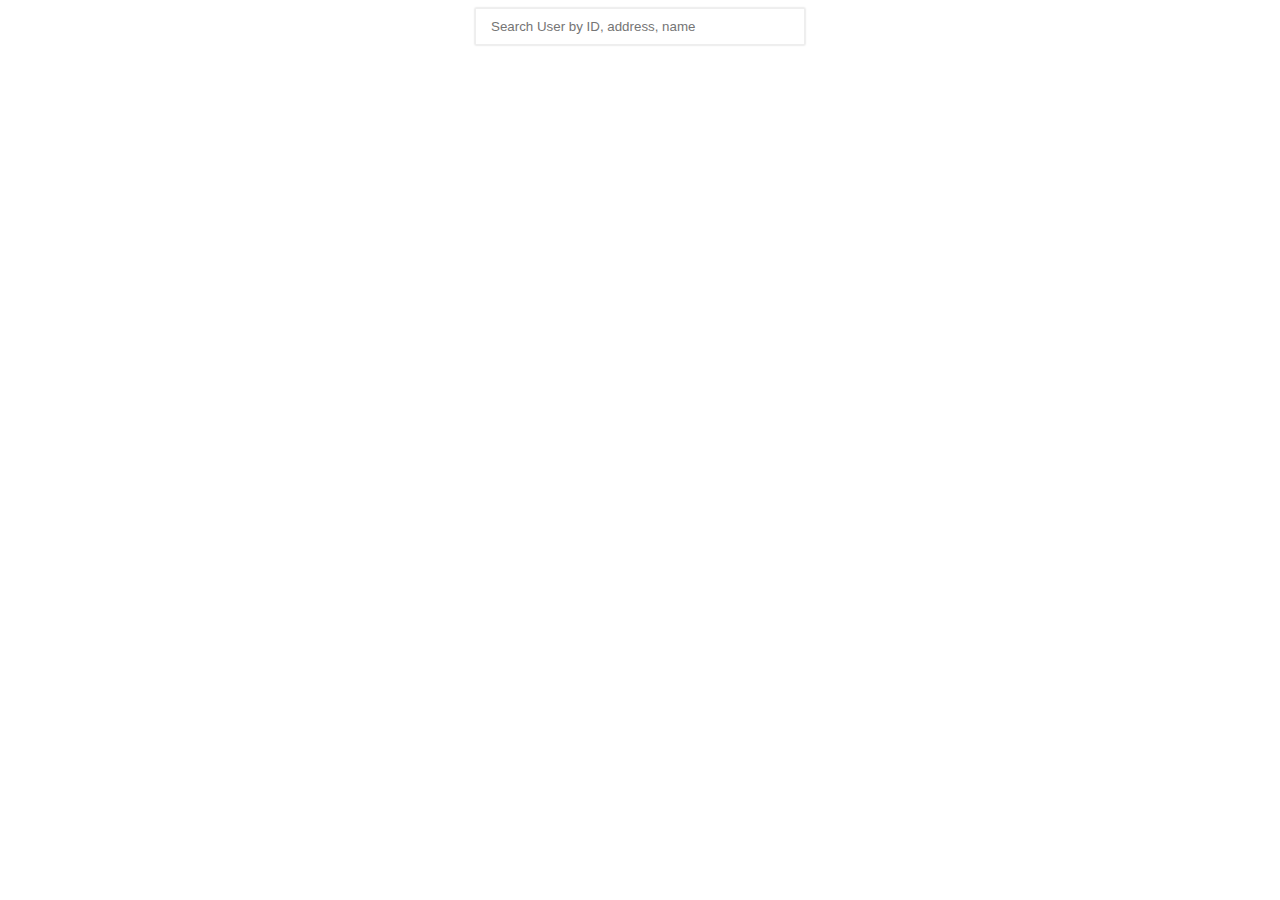
<file: js_learning/index.html>
<!DOCTYPE html>
<html lang="en">
<head>
    <meta charset="UTF-8">
    <meta name="viewport" content="width=device-width, initial-scale=1.0">
    <meta http-equiv="X-UA-Compatible" content="ie=edge">
    <title>Search</title>
    <style>
        .container {
            width: 330px;
            margin: auto;
            box-shadow: 0px 0px 2px 0px rgba(0,0,0,.2); 
        }
        input[type=text] {
            border: 1px solid #eeeeee;
            padding: 10px 15px;
            width: 100%;
            display: block;
            box-sizing: border-box;
        }
        .search-console {
            background-color: #eeeeee;
        }
        .search-result {
            max-height: 400px;
            overflow: auto;
            font-family: Arial, Helvetica, sans-serif;
            font-size: 12px;
        }
        ul {
            list-style: none;
            margin: 0px;
            padding: 0px;
        }
        li {
            padding: 10px;
            border-bottom: 1px solid #eeeeee;
        }
        li.highlight {
           background-color: #fff6d4;
        }
        li .highlight {
           color: #2196F3;
           font-weight: bold;
        }
        li > span {
            display: block;
            list-style: none;
        }
        .no-result-found {
            text-align: center;
            padding: 30px 0px;
        }
    </style>
</head>
<body>
    <div class="container">
        <div class="search-console">
            <input type="text" name="search" id="search" placeholder="Search User by ID, address, name" autocomplete="off"/>
        </div>
        <div class="search-result"></div>
    </div>
    <script src="./script.js"></script>
</body>
</html>
</file>
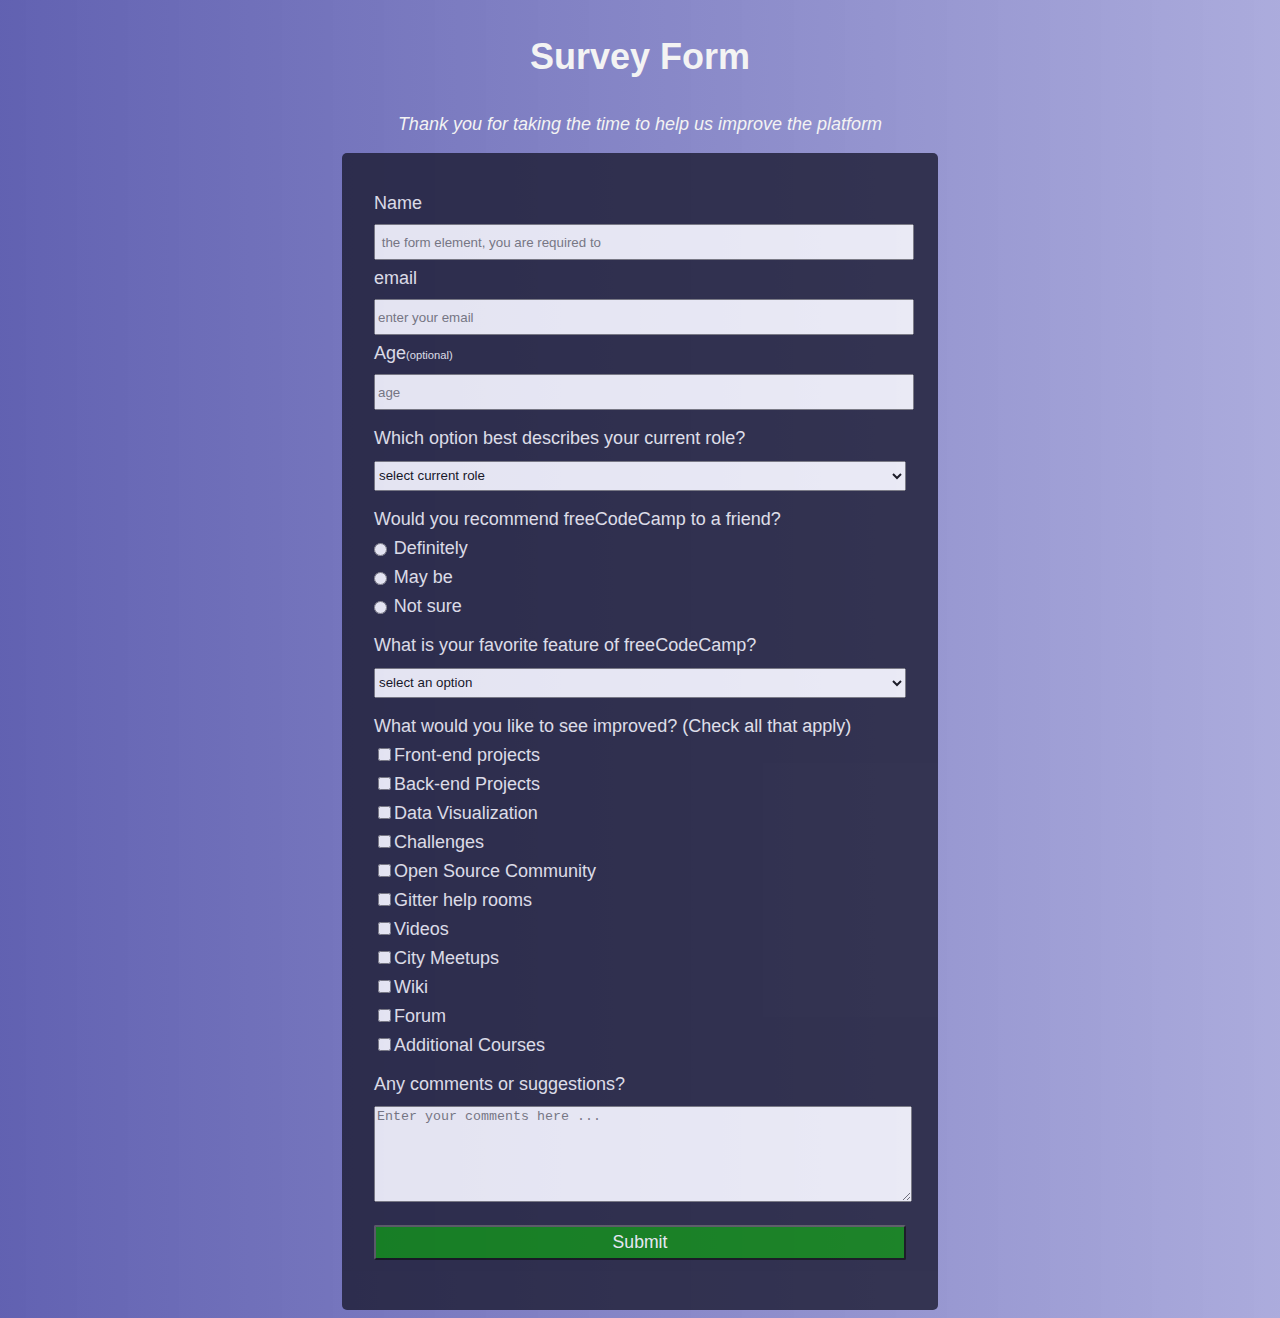
<file: SurvayFormProject/index.html>
<!DOCTYPE html>
<html lang="en">
<head>
    <meta charset="UTF-8">
    <meta http-equiv="X-UA-Compatible" content="IE=edge">
    <meta name="viewport" content="width=device-width, initial-scale=1.0">
    <title>Survey Form</title>
    <link rel="stylesheet" href="styles.css"/>
</head>
<body>
    <h1 id="title">Survey Form</h1>
  <p id="description" class="description">Thank you for taking the time to help us improve the platform</p>

<form id="survey-form">
<fieldset>
  
  <label  id="name-label" for="name" >Name<input id="name" type="text"  class="check" placeholder=" the form element, you are required to " required></label>
  
  <label id="email-label" for="email">email <input id="email" type="email" 
 class="check" placeholder="enter your email "  required></label>
 
 <label id="number-label" for="number">Age<span>(optional)</span><input id="number" type="number"  min="13" max="120" class="check" placeholder="age" ></label>

<p class="option">Which option best describes your current role?</p>

<select id="dropdown">
  <option value="">select current role</option>
  <option value="1">Student</option>
  <option value="2">Fulltime Job</option>
  <option value="3">Fulltime Learner</option>
  <option value="4">Prefer not to say</option>
  <option value="5">Other</option>
  </select>

<p class="recommend">Would you recommend freeCodeCamp to a friend? </p>

<label for="Definitely" > <input id="Definitely" type="radio" name="recommend" value="Definitely" class="inline">Definitely</label>

<label for="may be"> <input id="may be" type ="radio" name="recommend" value="May be" class="inline">May be </label>

<label for="not sure">  <input id="not sure" type="radio" name="recommend" value="Not sure" class="inline">Not sure</label>

<p class="favourite">What is your favorite feature of freeCodeCamp?</p>
<select id="dropdown2">
<option value="">select an option</option>
<option value="1">Challenges </option>
<option value="2">Projects</option>
<option value="3">Community </option>
<option value="4">Open Source</option>
</select>


<p class="improve">What would you like to see improved? (Check all that apply)</p>

<label for="Front-end projects"><input type="checkbox" id="Front-end projects" value="Front-end projects" >Front-end projects</label>
<label for="Back-end Projects"><input type="checkbox" id="Back-end Projects" value="Back-end Projects" >Back-end Projects</label>
<label for="Data Visualization"><input type="checkbox" id="Data Visualization"  value="Data Visualization" >Data Visualization</label>
<label for="Challenges"><input type="checkbox" id="Challenges" value="Challenges" >Challenges</label>
<label for="Open Source Community"><input type="checkbox" id="Open Source Communit" value="Open Source Community" >Open Source Community</label>
<label for="Gitter help rooms"><input type="checkbox" id="Gitter help rooms" value="Gitter help rooms" >Gitter help rooms</label>
<label for="Videos"><input type="checkbox" id="Videos" value="Videos" >Videos</label>
<label for="City Meetups"><input type="checkbox" id="City Meetups" value="City Meetups" >City Meetups</label>
<label for="Wiki"><input type="checkbox" id="Wiki" value="Wiki" >Wiki</label>
<label for="Forum"><input type="checkbox" id="Forum" value=Forum" >Forum</label>
<label for="Additional Courses"><input type="checkbox" id="Additional Courses" value="Additional Courses" >Additional Courses</label>

<p class="suggestions">Any comments or suggestions?</p>
<textarea id="comments" rows="6" col="50"  placeholder="Enter your comments here ...">
</textarea>
<input type="submit" id="submit" class="Submit" value="Submit">



</fieldset>

</form>
</body>
</html>
</file>
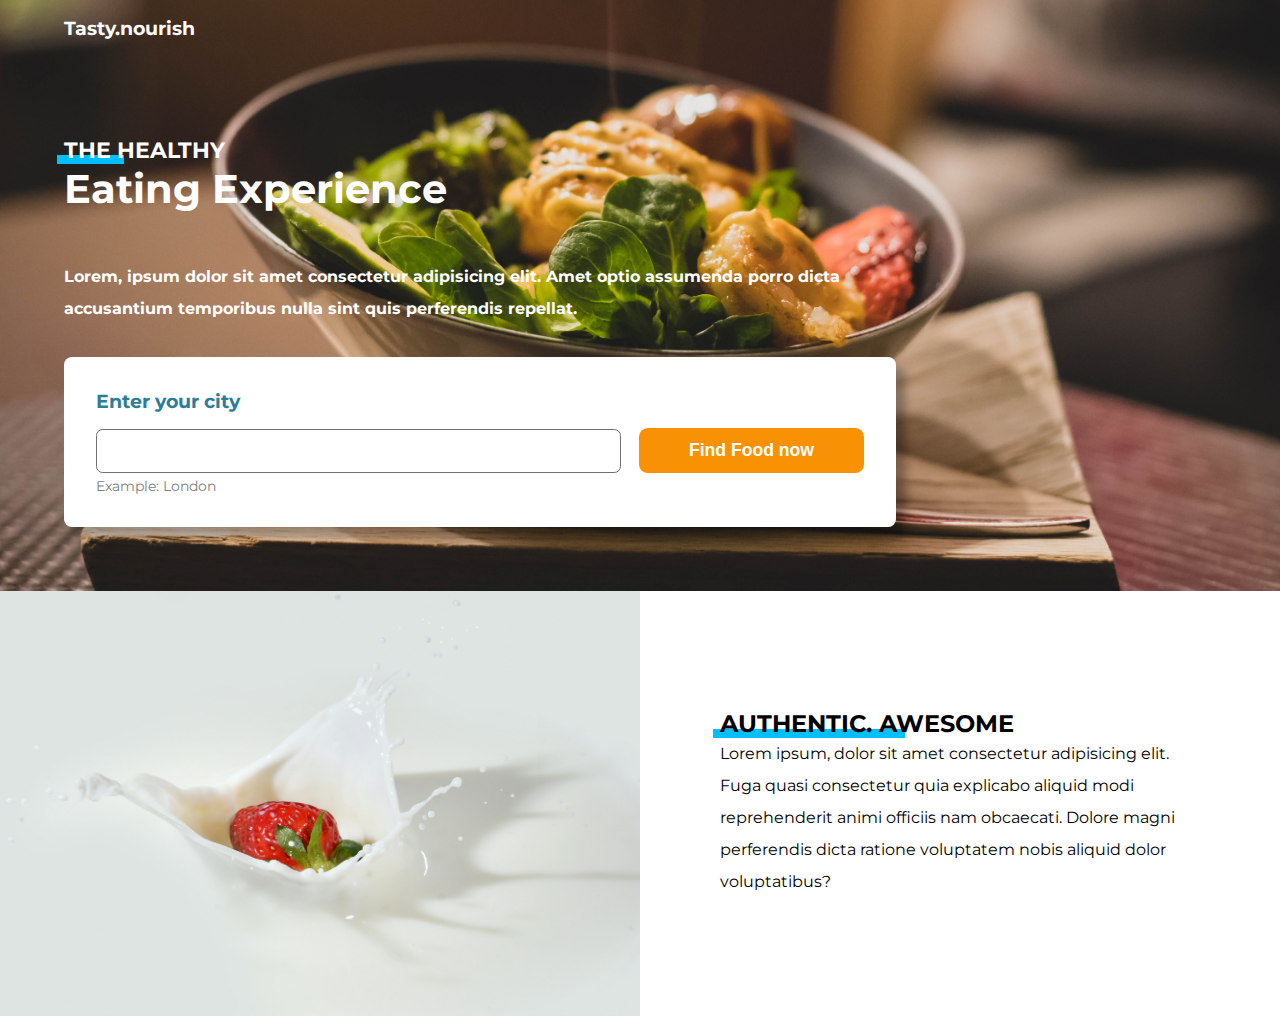
<file: TastyNourishV1/index.html>
<!DOCTYPE html>
<html lang="en">
<head>
    <meta charset="UTF-8">
    <meta http-equiv="X-UA-Compatible" content="IE=edge">
    <meta name="viewport" content="width=device-width, initial-scale=1.0">
    <title>Document</title>
    <link rel="stylesheet" href="css/main.css">
    <script  src="js/script.js"></script>
<!--     <script>
        const el = document.getElementById('')
    </script>
 -->    

</head>
<body>
    <!-- shortcut for below ".overlay#" -->
    <div class="overlay" id="overlay">
        <h3>Searching Now...</h3>

    </div>
    
<div class="hero-bg">
    <section class="top">
        <header>
            <a href="#">Tasty.nourish</a>
            <!-- <nav>
                <ul>
                    <li><a href="#">home</a></li>
                    <li><a href="#">about</a></li>
                </ul>
            </nav> -->
        </header>

        <h1><span>The Healthy </span>Eating Experience</h1>
        <p1>Lorem, ipsum dolor sit amet consectetur adipisicing elit. Amet optio assumenda porro dicta accusantium temporibus nulla sint quis perferendis repellat.</p1>
  
        <div class="form-container">
            <form action="">
                <div class="form-left">
                <label for="city">Enter your city</label>
                <input type="text" name="city" id="city">
                <p>Example: London</p>
                </div>
                <input type="button" value="Find Food now" id="cta-btn">
            </form>
        </div>
    </section>
</div>

<section class="authentic">
    <div class="right-col">
        <h2>Authentic. Awesome</h2>
        <p1>Lorem ipsum, dolor sit amet consectetur adipisicing elit. Fuga quasi consectetur quia explicabo aliquid modi reprehenderit animi officiis nam obcaecati. Dolore magni perferendis dicta ratione voluptatem nobis aliquid dolor voluptatibus?</p1>
    </div>
    <img src="images/secondim.jpg" alt="picture of food in a bowl"> 
</section>


</body>
</html>
</file>
<file: SurvayFormProject/styles.css>
body {
    font-family: 'Poppins', sans-serif;
    font-size: 1.125rem;
    background-image: linear-gradient(90deg, rgba(58, 58, 158, 0.8), rgba(136, 136, 206, 0.7)), url(https://images.pexels.com/photos/3183150/pexels-photo-3183150.jpeg?auto=compress&cs=tinysrgb&w=1260&h=750&dpr=2);

    background-size: cover;
    background-position: center;

    color: #f3f3f3;
}

h1,
.description {
    text-align: center;
    margin: 1em auto;

}

h1 {
    font-size: 2em;
}

.description {

    font-style: italic;
}

.recommend,
.option,
.favourite,
.improve,
.suggestions {
    margin-top: 1em;
    margin-bottom: 0.1em;
    font-size: 1.125rem;
}

label {
    display: block;
    margin: 0.5rem 0;

}

label span {
    font-size: 0.7rem;
}

form {
    width: 60vw;
    max-width: 600px;
    min-width: 400px;
    margin: 0 auto;

}

fieldset {
    background-color: #1b1b32;
    padding: 2rem 2rem;
    border: none;
    border-radius: 5px;
    opacity: 0.8;
}

.inline {
    margin: 0 .5em 0 0;
    vertical-align: middle;
}

.check,
select {
    margin: 10px 0 0 0;
    width: 100%;
    height: 30px;
}

textarea,
select {
    margin: 10px 0 0 0;
    width: 100%;

}

input[type="submit"] {
    display: block;
    width: 100%;
    margin: 1em auto;
    height: 2em;
    font-size: 1.1rem;
    background-color: green;
    border-radius: 2px;
    color: white;
    min-width: 300px;
    cursor: pointer;

}
</file>
<file: TastyNourishV1/css/main.css>
@import url('https://fonts.googleapis.com/css2?family=Montserrat:wght@400;700&display=swap');
/* custom properties */
:root{
    /* creating a custom property named leading with a lineheight 2em */
    --leading:2em;
}

body{
font-family: 'Montserrat', sans-serif;
margin: 0;
}

.hero-bg {
    background:  url('../images/firstim.jpg') #307d99;
    color: white;
    /* to make the bg orange visible */
    background-position: 12% 83%;
    text-align: center;
    background-size: cover;
    padding-bottom: 4em;

}
header{
    padding: 1em 0;
}
.hero-bg a{
    color: white;
    text-decoration: none;
    font-weight: bold;
    font-size: 1.2rem;
}
section{
    margin: 0 1em;
}
h1{
    font-size: 2.5rem;
    margin: 2em 0 1.2em;

}
h1 span{
    text-transform: uppercase;
    display: block;
    font-size: 1.4rem;
    position: relative;
    z-index: 1;
}
/* for underline behind the text The Healthy */
h1 span::before{
    content: '';
    position: absolute;
    width: 3em;
    background: #00bfff;
    height: .4em;
    bottom: 0;
    /* z-index: -1;   will go behind the text */
    z-index: -1;
    margin-left: -.3em;
    
}
.hero-bg p1{
    font-weight: bold;
    margin: 0 1em 3em ;
}
.form-container{
    background-color: white;
    margin: 2em -1em 0;
    padding: 2em;

}
label{
    color: #2d7d98;
    font-weight: bold;
    display: block;
    margin-bottom: 1em;
    font-size: 1.2em;

}

input[type=text]{
    border: 1px solid #707070;
    width: 100%;
    padding: 1em;
    /* lined up // when using padding with width.if we dont use it find food now and text field will be have different paddng size */
    box-sizing: border-box;
    /* for rounded edge */
    border-radius: .5em;
    margin-top: 1.2em;

}
.form-container p{
    color: gray;
    font-weight: normal;
    font-size: .9em;
    margin-bottom: 1.5em;
    margin-top: .3em;

}
input[type=button]{
  background-color: #f89104;
  border: none;
  width: 100%;
  color: white;
  font-weight: bold;
  padding: 1em 0;
  border-radius: .5em;
  font-size: 1.3em;
  cursor: pointer;
}
input[type=button]:hover{
    background-color: #c87500;
    font-weight: normal;
}
.authentic{
    margin: 0;
}
.right-col{
    text-align: center;
    margin: 3em 1em;
}
h2{
    text-transform: uppercase;
    position: relative;
}

h2::before{
    content: '';
    position: absolute;
    width: 8em;
    background: #00bfff;
    height: .4em;
    bottom: 0;
    z-index: -1;
    margin-left: -.3em;

}

 p1{
    /* line-height: 2em; 
    we can use either directly give line height as 2em
     or by creating custom peoperies .since repitative values are using in multiple areas*/
     line-height:var(--leading) ;

}

img{
    width: 100%;
}

.overlay{
    position: absolute;
    height: 100vh;
    width: 100%;
    background: rgba(0, 0, 0, .9);
    z-index: 1;
    place-content: center;
    color: white;
    display: none;
    opacity: 0;
}
.animate-overlay{
    animation: overlay 3s forwards;

}




/* buttons and pictures are wide here..so to make it responsive(for all media eg:desktop ipad and mobile) use media query

above code is looking good only in mobile view.so to make to responsive use media query*/
/* media query */

/* for tablet  */

@media(min-width: 730px){

    section{
        margin: 0 4em;

    }
    .form-container{
        margin: 2em -4em 0;
    }

}

/* desktop */
@media(min-width: 930px){

    /* all hero section -left aligned as per figma design */
    .hero-bg {
        text-align: left;
     
    }
    .hero-bg p1{
        margin: 0 0 3em;
    }
    .hero-bg section{
        width: 65%;

    }
    .form-container{
        margin: 2em 0 0;
        padding: 2em;
        border-radius: .5em;
        /* shadw property 10 px on x,y=10, blur amount=10 ,actual color=000 alpha/opacity=.3*/
        box-shadow: 10px 10px 10px rgba(0, 0, 0, .3);


    }

    /* as per desktop view "enter city" ,"text box",and "sandiago text" lined vetically(floated left each other)
     and the button is in the next column */
     /* flex box and grid are two ways to organize layout */
     form{
        display: flex;
     }
     .form-left{
        width: 70%;

     }

     label
     {
        margin: 0;
     }
     input[type="button"]{
        height: fit-content;
        font-size: 1.1em;
        margin-left: 1em;
        margin-top: 2.2em;
        padding: .7em 0em;
        width: 30%;

     }
     .hero-bg p{
        margin-bottom: 0em;

     }
     /* need to display section 2 as grid. right side paragraph and left side a bowl */
     section.authentic{
        display: grid;
        grid-template-columns: repeat(2,50%);
        /* now the bowl picture is on right side and content paragraph is on left.. 
        using grid area defining bowl in the left side and content in the right */
        grid-template-areas: "bowl content";

     }
     

     .right-col{
        grid-area: content;
        padding: 0 10%;
        text-align: left;
        align-self: center;


     }
     img{
        grid-area: bowl;
     }
     h2{
        margin: 0;
     }
     
}
/* animate top section in hero */
.top{
    /* animation name=fadeIn duration=2s ,forwards since we dont want to it looping.it plays and stops */
    animation: fadeIn 2s forwards;

}

/* define the FadeIn animation  */

@keyframes fadeIn{
    from{
        /* hidden at first ie opacity=0 ,then go to opacity 1 */
        opacity: 0;
        /*  fading should comes down progressivly.hence use transform
        use translatey since we gona come from the top*/

        transform: translateY(-2em);


    }
    to{

        opacity: 1;
        /* comes down to default position ie zero */
        transform: translateY(0);

    }

}

@keyframes overlay{
    /* here we need to do multistep animation now
    fade in for a little bit,and stay there for longer then fade out  */

    0% {
        opacity: 0;
    }
    30%{
        opacity: 1;
    }
    70%{
        opacity: 1;

    }
    100%{
        opacity: 0;
    }
}
</file>
